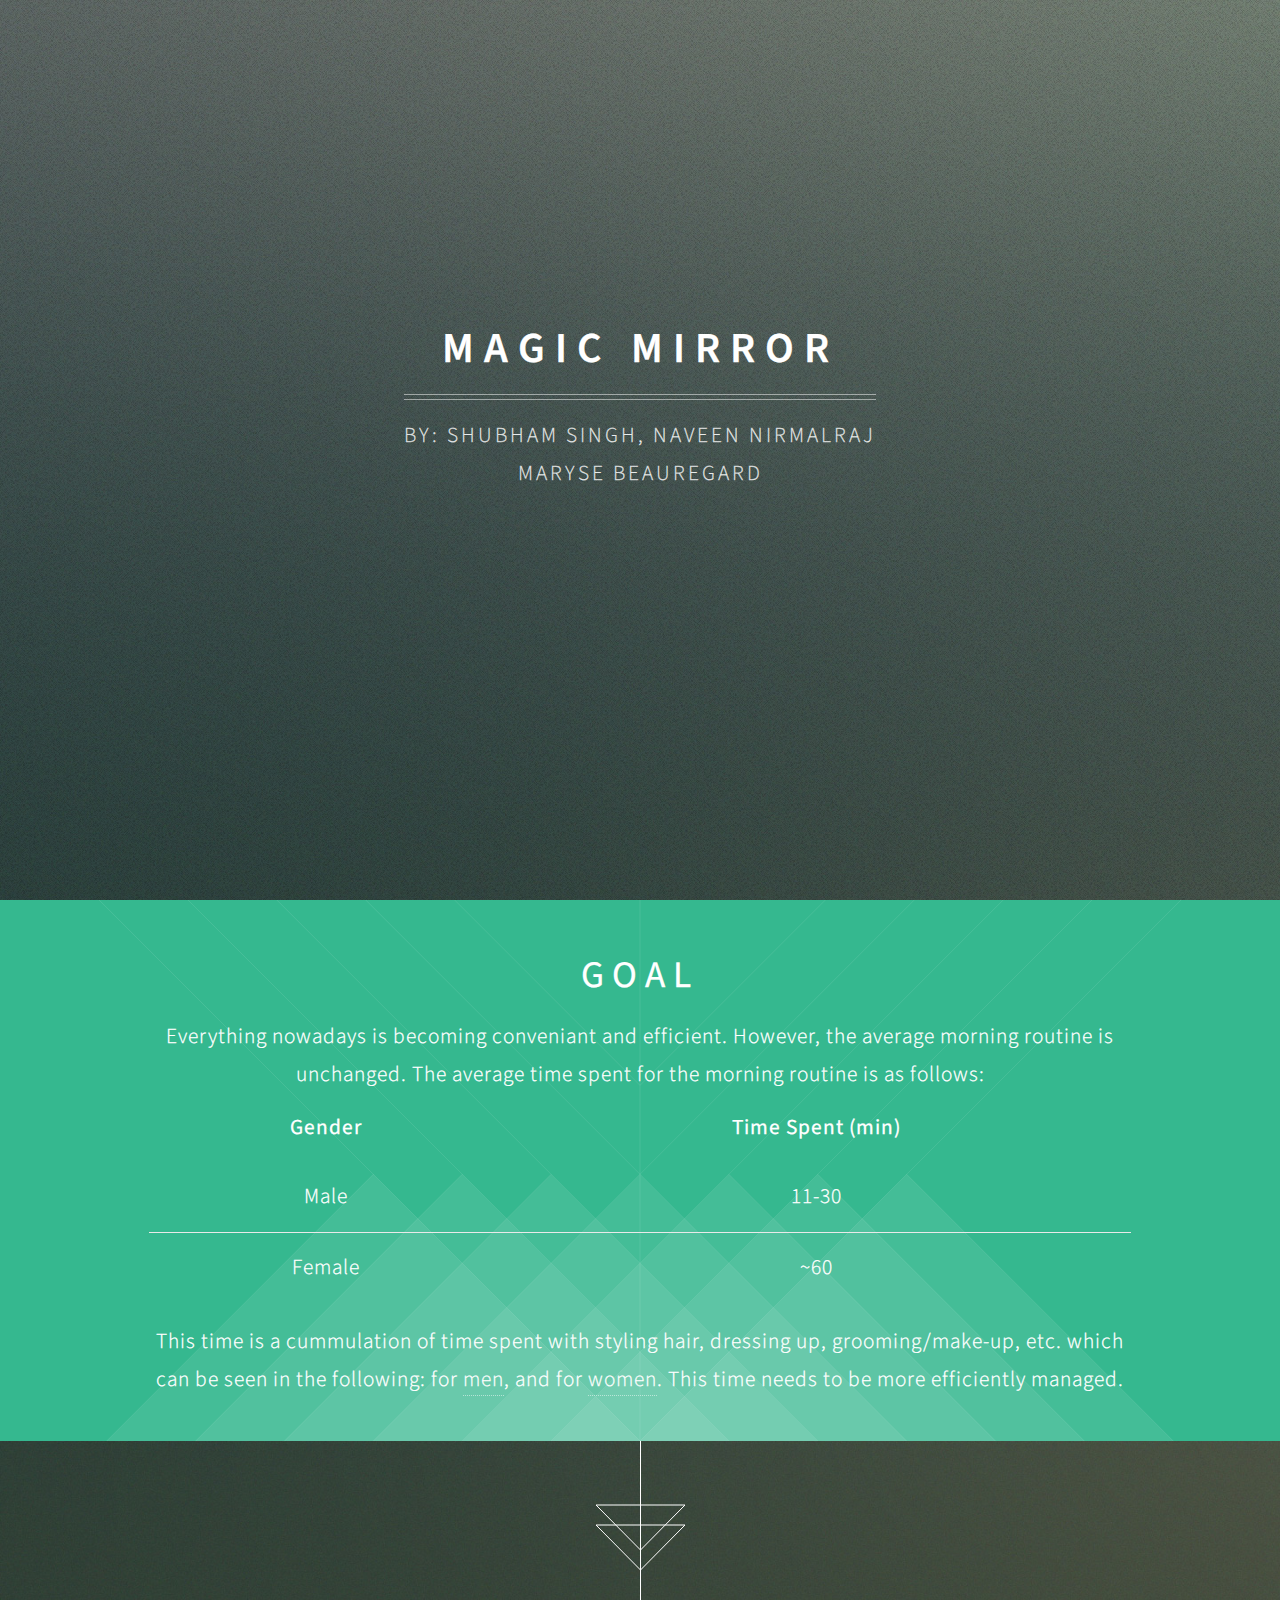
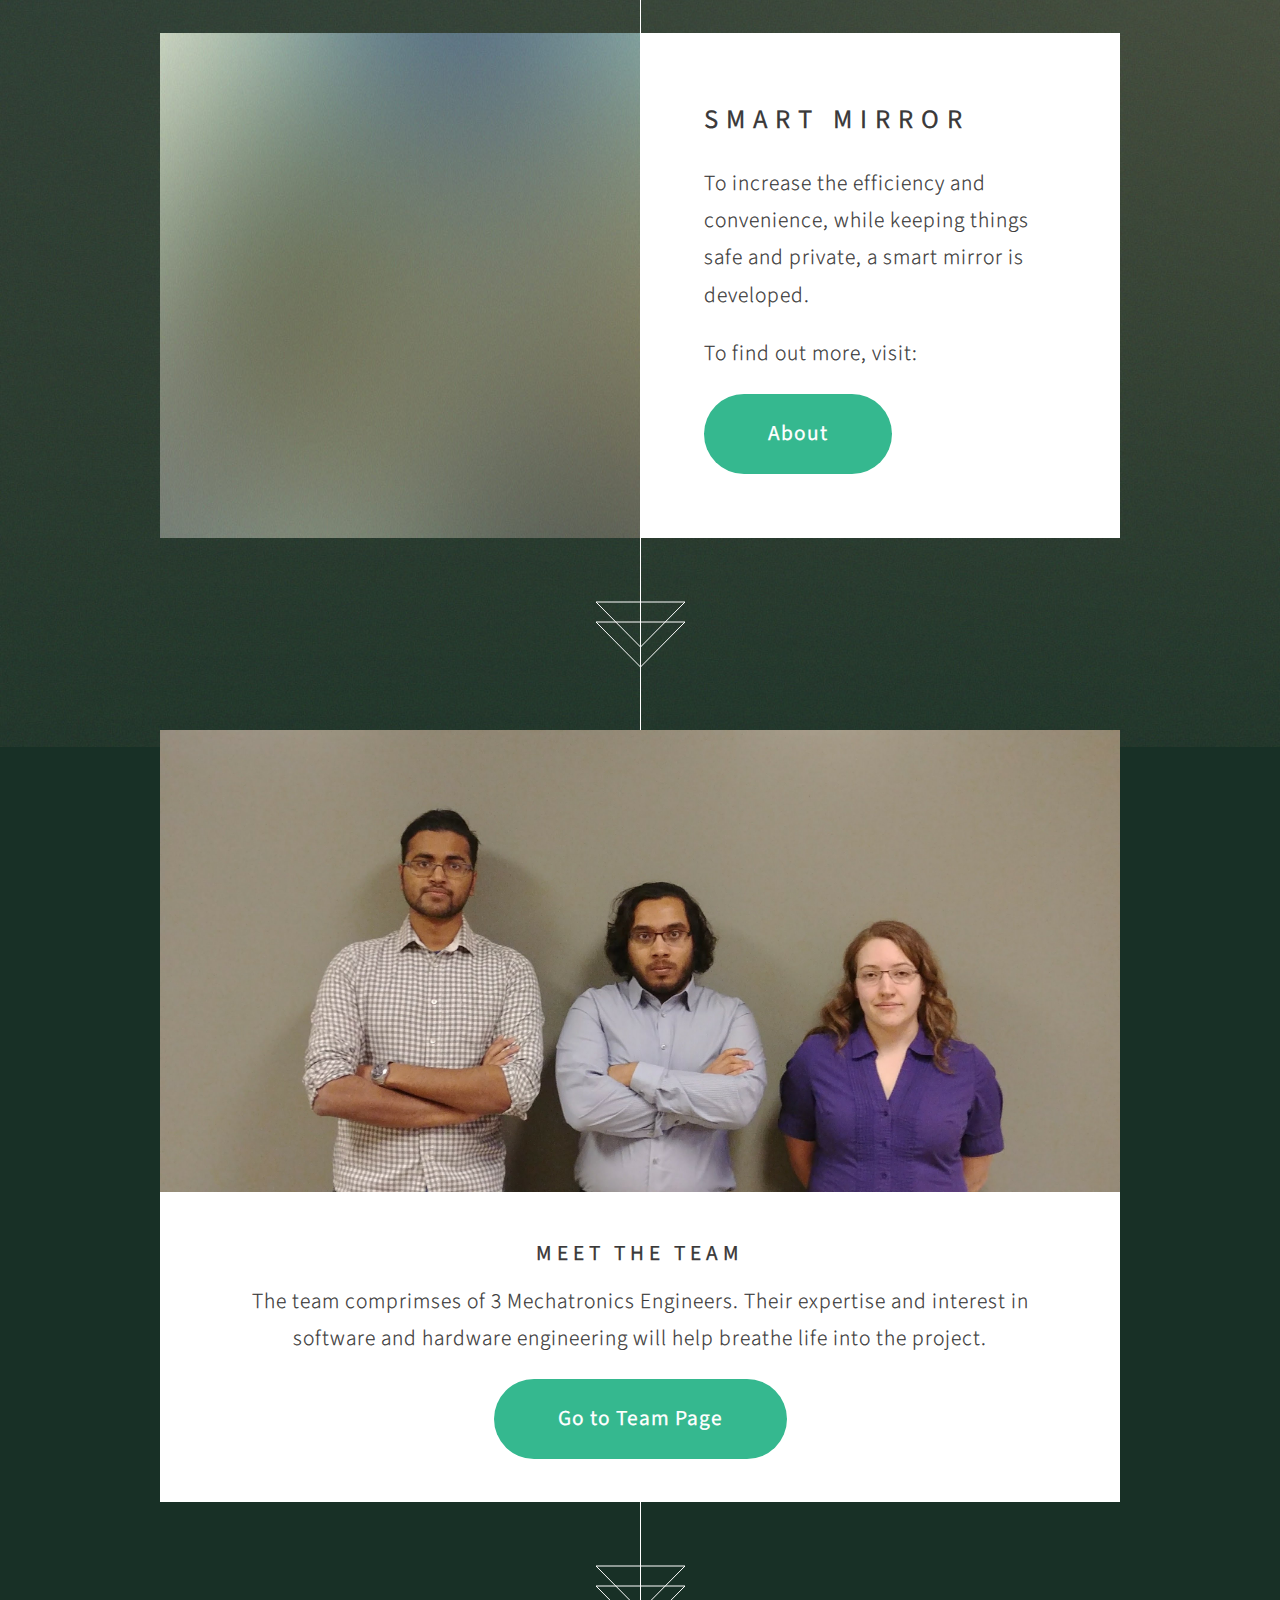
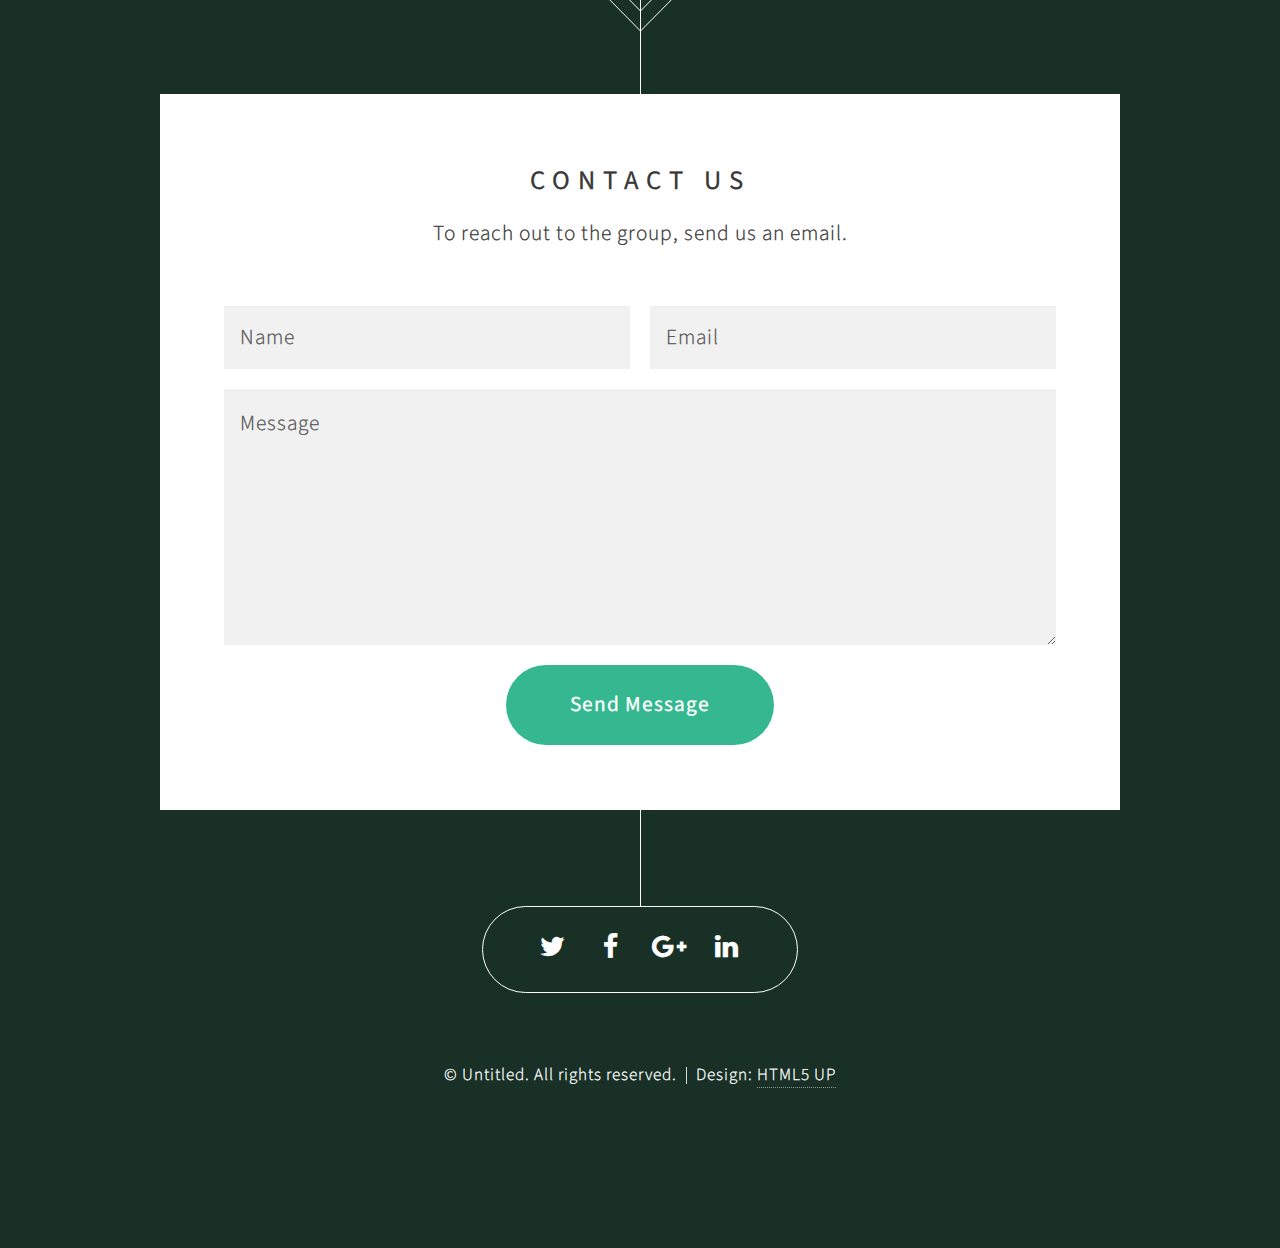
<file: index.html>
<!DOCTYPE HTML>
<!--
	Overflow by HTML5 UP
	html5up.net | @ajlkn
	Free for personal and commercial use under the CCA 3.0 license (html5up.net/license)
-->
<html>
	<head>
		<title>Magic Mirror</title>
		<meta charset="utf-8" />
		<meta name="viewport" content="width=device-width, initial-scale=1" />
		<!--[if lte IE 8]><script src="assets/js/ie/html5shiv.js"></script><![endif]-->
		<link rel="stylesheet" href="assets/css/main.css" />
		<!--[if lte IE 8]><link rel="stylesheet" href="assets/css/ie8.css" /><![endif]-->
	</head>
	<body>

		<!--ADD NAV BAR UP TOP-->

		<!-- Header -->
			<section id="header">
				<header>
					<h1>Magic Mirror</h1>
					<p>By: Shubham Singh, Naveen Nirmalraj </br>Maryse Beauregard
					</p>
				</header>
				<!--<footesr>
					<a href="#banner" class="button style2 scrolly-middle">Proceed as anticipated</a>
				</footer>-->
			</section>

		<!-- Banner -->
			<section id="banner">
				<header>
					<h2>Goal</h2>
				</header>
				<p>Everything nowadays is becoming conveniant and efficient. However, the average morning routine is unchanged. The average time spent for the morning routine is as follows:</p>
				<div class="table-wrapper">
					<table class="default">
						<thead>
							<tr>
								<th>Gender</th>
								<th>Time Spent (min)</th>
							</tr>
						</thead>
						<tbody>
							<tr>
								<td>Male</td>
								<td>11-30</td>
							</tr>
							<tr>
								<td>Female</td>
								<td>~60</td>
						</tbody>
					</table>
				</div>
				<p>This time is a cummulation of time spent with styling hair, dressing up, grooming/make-up, etc. which can be seen in the following: for <a href="https://today.yougov.com/news/2012/07/10/morning-routine-30-spend-over-week-getting-ready-e/">men</a>, and for <a href="https://www.womenshealthmag.com/beauty/womens-beauty-routine">women</a>. This time needs to be more efficiently managed.</p>
			</section>

		<!-- Feature 1 -->
			<article id="first" class="container box style1 right">
				<a class="image fit"><img src="images/pic01.jpg" alt="" /></a>
				<div class="inner">
					<header>
						<h2>Smart Mirror</h2>
					</header>
					<p>To increase the efficiency and convenience, while keeping things safe and private, a smart mirror is developed. </p>
					<p>To find out more, visit: </p>
					<footer>
						<a href="about.html" class="button style1 scrolly-middle">About</a>
					</footer>
				</div>
			</article>

			<article class="container box style2">
				<a href="#" class="image fit"><img src="images/Team.jpg" alt="" /></a>
				<section>
					<header>
						<h3>Meet the Team</h3>	
						<p>The team comprimses of 3 Mechatronics Engineers. Their expertise and interest in software and hardware engineering will help breathe life into the project.</p>
						<footer>
							<a href="team.html" class="button style1 scrolly-middle">Go to Team Page</a>
						</footer>
					</header>
				</section>
			</article>

		<!-- Contact -->
			<article class="container box style3" id="contactUs">
				<header>
					<h2>Contact Us</h2>
					<p>To reach out to the group, send us an email.</p>
				</header>
				<form method="post" action="#">
					<div class="row 50%">
						<div class="6u 12u$(mobile)"><input type="text" class="text" name="name" placeholder="Name" /></div>
						<div class="6u$ 12u$(mobile)"><input type="text" class="text" name="email" placeholder="Email" /></div>
						<div class="12u$">
							<textarea name="message" placeholder="Message"></textarea>
						</div>
						<div class="12u$">
							<ul class="actions">
								<li><input type="submit" value="Send Message" /></li>
							</ul>
						</div>
					</div>
				</form>
			</article>

		<section id="footer">
			<ul class="icons">
				<li><a href="#" class="icon fa-twitter"><span class="label">Twitter</span></a></li>
				<li><a href="#" class="icon fa-facebook"><span class="label">Facebook</span></a></li>
				<li><a href="#" class="icon fa-google-plus"><span class="label">Google+</span></a></li>
				<li><a href="#" class="icon fa-linkedin"><span class="label">LinkedIn</span></a></li>
			</ul>
			<div class="copyright">
				<ul class="menu">
					<li>&copy; Untitled. All rights reserved.</li><li>Design: <a href="http://html5up.net">HTML5 UP</a></li>
				</ul>
			</div>
		</section>

		<!-- Scripts -->
			<script src="assets/js/jquery.min.js"></script>
			<script src="assets/js/jquery.scrolly.min.js"></script>
			<script src="assets/js/jquery.poptrox.min.js"></script>
			<script src="assets/js/skel.min.js"></script>
			<script src="assets/js/util.js"></script>
			<!--[if lte IE 8]><script src="assets/js/ie/respond.min.js"></script><![endif]-->
			<script src="assets/js/main.js"></script>

	</body>
</html>
</file>
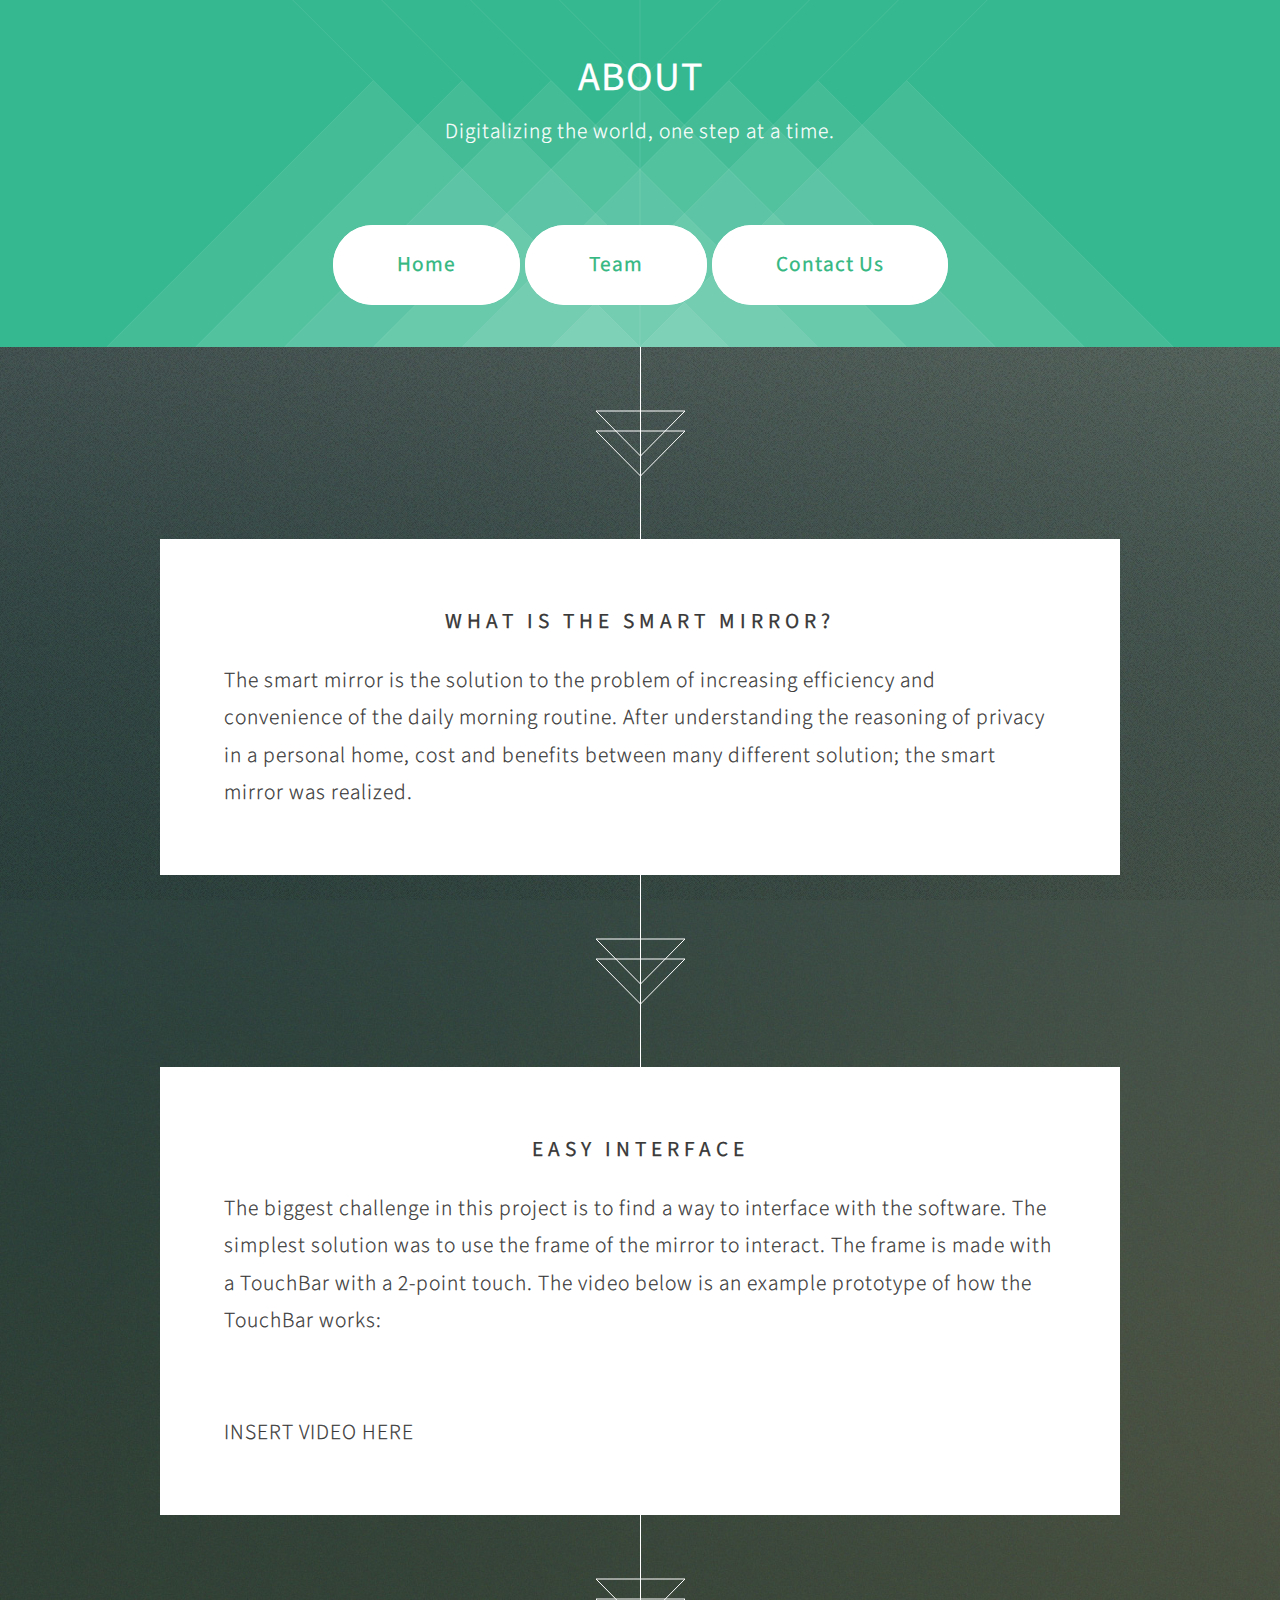
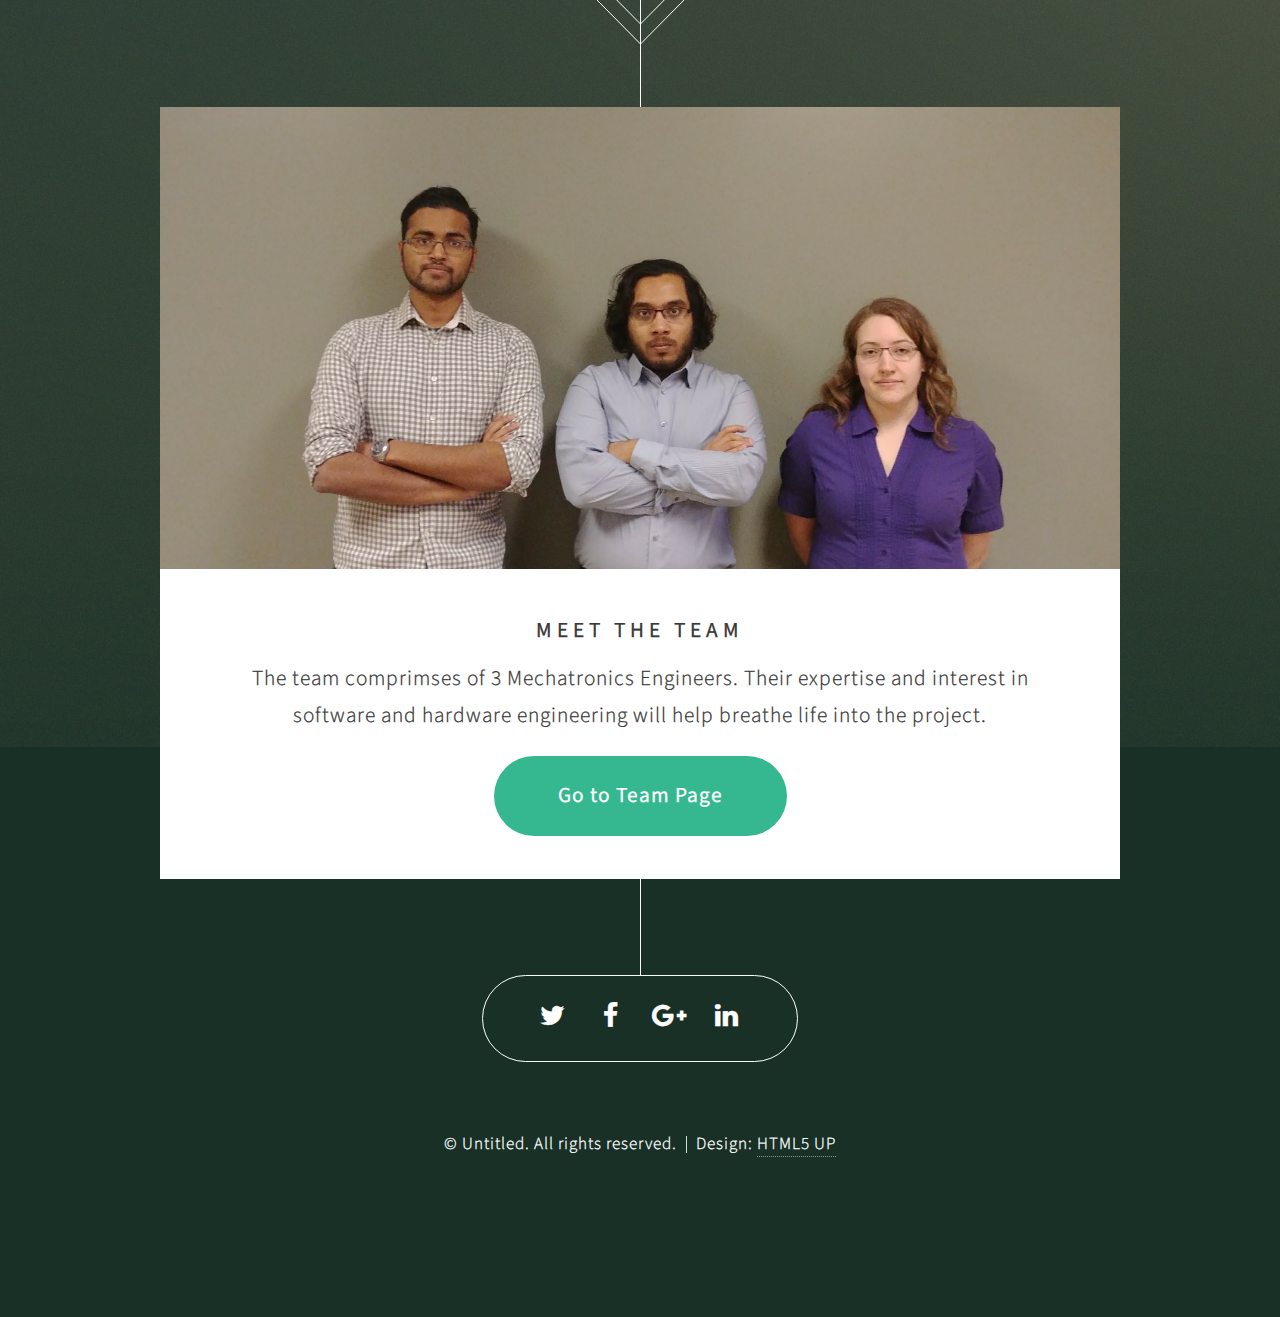
<file: about.html>
<!DOCTYPE HTML>
<!--
	Overflow by HTML5 UP
	html5up.net | @ajlkn
	Free for personal and commercial use under the CCA 3.0 license (html5up.net/license)
-->
<html>
	<head>
		<title>About</title>
		<meta charset="utf-8" />
		<meta name="viewport" content="width=device-width, initial-scale=1" />
		<!--[if lte IE 8]><script src="assets/js/ie/html5shiv.js"></script><![endif]-->
		<link rel="stylesheet" href="assets/css/main.css" />
		<!--[if lte IE 8]><link rel="stylesheet" href="assets/css/ie8.css" /><![endif]-->
	</head>
	<body>
		<section id="banner">
			<header>
				<h1>About</h1>
				<p>Digitalizing the world, one step at a time.</p>
			</header>

			<footer>
					<a href="index.html" class="button style2 scrolly-middle">Home</a>
					<a href="team.html" class="button style2 scrolly-middle">Team</a>
					<a href="index.html#contactUs" class="button style2 scrolly-middle">Contact Us</a>
				</footer>
		</section>
		<article class="container box style3">
			<section>
				<header>
					<h3>What is the Smart Mirror?</h3>
				</header>
				<p>The smart mirror is the solution to the problem of increasing efficiency and convenience of the daily morning routine. After understanding the reasoning of privacy in a personal home, cost and benefits between many different solution; the smart mirror was realized.</p>
			</section>
		</article>

		<article class="container box style3">
			<section>
				<header>
					<h3>Easy Interface</h3>
				</header>
				<p>The biggest challenge in this project is to find a way to interface with the software. The simplest solution was to use the frame of the mirror to interact. The frame is made with a TouchBar with a 2-point touch. The video below is an example prototype of how the TouchBar works:
				</br>
				</br>
				</br>
				INSERT VIDEO HERE
				</br>
				</p>
			</section>
		</article>

		<article class="container box style2">
			<a href="#" class="image fit"><img src="images/Team.jpg" alt="" /></a>
			<section>
				<header>
					<h3>Meet the Team</h3>	
					<p>The team comprimses of 3 Mechatronics Engineers. Their expertise and interest in software and hardware engineering will help breathe life into the project.</p>
					<footer>
						<a href="team.html" class="button style1 scrolly-middle">Go to Team Page</a>
					</footer>
				</header>
			</section>
		</article>

		<section id="footer">
			<ul class="icons">
				<li><a href="#" class="icon fa-twitter"><span class="label">Twitter</span></a></li>
				<li><a href="#" class="icon fa-facebook"><span class="label">Facebook</span></a></li>
				<li><a href="#" class="icon fa-google-plus"><span class="label">Google+</span></a></li>
				<li><a href="#" class="icon fa-linkedin"><span class="label">LinkedIn</span></a></li>
			</ul>
			<div class="copyright">
				<ul class="menu">
					<li>&copy; Untitled. All rights reserved.</li><li>Design: <a href="http://html5up.net">HTML5 UP</a></li>
				</ul>
			</div>
		</section>

		<!-- Scripts -->
			<script src="assets/js/jquery.min.js"></script>
			<script src="assets/js/jquery.scrolly.min.js"></script>
			<script src="assets/js/jquery.poptrox.min.js"></script>
			<script src="assets/js/skel.min.js"></script>
			<script src="assets/js/util.js"></script>
			<!--[if lte IE 8]><script src="assets/js/ie/respond.min.js"></script><![endif]-->
			<script src="assets/js/main.js"></script>

	</body>
</html>
</file>
<file: assets/css/ie8.css>
/*
	Overflow by HTML5 UP
	html5up.net | @ajlkn
	Free for personal and commercial use under the CCA 3.0 license (html5up.net/license)
*/

/* Basic */

	body {
		background-image: url("../../images/bg.jpg");
		background-repeat: no-repeat;
		background-size: cover;
		background-position: auto;
		background-attachment: scroll;
		-ms-behavior: url("assets/js/ie/backgroundsize.min.htc");
	}

/* Section/Article */

	section > .last-child,
	article > .last-child,
	section.last-child,
	article.last-child {
		margin-bottom: 0;
	}

/* Button */

	input[type="button"],
	input[type="submit"],
	input[type="reset"],
	button,
	.button {
		position: relative;
		-ms-behavior: url("assets/js/ie/PIE.htc");
	}

		input[type="button"].style2:hover,
		input[type="submit"].style2:hover,
		input[type="reset"].style2:hover,
		button.style2:hover,
		.button.style2:hover {
			color: #35b88f !important;
		}

		input[type="button"].style3,
		input[type="submit"].style3,
		input[type="reset"].style3,
		button.style3,
		.button.style3 {
			background: #fefefe;
			border: solid 1px #dad9d9;
		}

/* Footer */

	#footer .icons {
		position: relative;
		-ms-behavior: url("assets/js/ie/PIE.htc");
	}

/* Header */

	#header header p {
		border-top: solid 1px #888;
	}
</file>
<file: assets/css/main.css>
@import url("https://fonts.googleapis.com/css?family=Source+Sans+Pro:300,300italic,400,600");
@import url("font-awesome.min.css");

/*
	Overflow by HTML5 UP
	html5up.net | @ajlkn
	Free for personal and commercial use under the CCA 3.0 license (html5up.net/license)
*/

/* Reset */

	html, body, div, span, applet, object, iframe, h1, h2, h3, h4, h5, h6, p, blockquote, pre, a, abbr, acronym, address, big, cite, code, del, dfn, em, img, ins, kbd, q, s, samp, small, strike, strong, sub, sup, tt, var, b, u, i, center, dl, dt, dd, ol, ul, li, fieldset, form, label, legend, table, caption, tbody, tfoot, thead, tr, th, td, article, aside, canvas, details, embed, figure, figcaption, footer, header, hgroup, menu, nav, output, ruby, section, summary, time, mark, audio, video {
		margin: 0;
		padding: 0;
		border: 0;
		font-size: 100%;
		font: inherit;
		vertical-align: baseline;
	}

	article, aside, details, figcaption, figure, footer, header, hgroup, menu, nav, section {
		display: block;
	}

	body {
		line-height: 1;
	}

	ol, ul {
		list-style: none;
	}

	blockquote, q {
		quotes: none;
	}

	blockquote:before, blockquote:after, q:before, q:after {
		content: '';
		content: none;
	}

	table {
		border-collapse: collapse;
		border-spacing: 0;
	}

	body {
		-webkit-text-size-adjust: none;
	}

/* Box Model */

	*, *:before, *:after {
		-moz-box-sizing: border-box;
		-webkit-box-sizing: border-box;
		box-sizing: border-box;
	}

/* Containers */

	.container {
		margin-left: auto;
		margin-right: auto;
	}

	.container.\31 25\25 {
		width: 100%;
		max-width: 1425px;
		min-width: 1140px;
	}

	.container.\37 5\25 {
		width: 855px;
	}

	.container.\35 0\25 {
		width: 570px;
	}

	.container.\32 5\25 {
		width: 285px;
	}

	.container {
		width: 1140px;
	}

	@media screen and (max-width: 1680px) {

		.container.\31 25\25 {
			width: 100%;
			max-width: 1200px;
			min-width: 960px;
		}

		.container.\37 5\25 {
			width: 720px;
		}

		.container.\35 0\25 {
			width: 480px;
		}

		.container.\32 5\25 {
			width: 240px;
		}

		.container {
			width: 960px;
		}

	}

	@media screen and (max-width: 1080px) {

		.container.\31 25\25 {
			width: 100%;
			max-width: 118.75%;
			min-width: 95%;
		}

		.container.\37 5\25 {
			width: 71.25%;
		}

		.container.\35 0\25 {
			width: 47.5%;
		}

		.container.\32 5\25 {
			width: 23.75%;
		}

		.container {
			width: 95%;
		}

	}

	@media screen and (max-width: 840px) {

		.container.\31 25\25 {
			width: 100%;
			max-width: 118.75%;
			min-width: 95%;
		}

		.container.\37 5\25 {
			width: 71.25%;
		}

		.container.\35 0\25 {
			width: 47.5%;
		}

		.container.\32 5\25 {
			width: 23.75%;
		}

		.container {
			width: 95%;
		}

	}

	@media screen and (max-width: 736px) {

		.container.\31 25\25 {
			width: 100%;
			max-width: 118.75%;
			min-width: 95%;
		}

		.container.\37 5\25 {
			width: 71.25%;
		}

		.container.\35 0\25 {
			width: 47.5%;
		}

		.container.\32 5\25 {
			width: 23.75%;
		}

		.container {
			width: 95% !important;
		}

	}

/* Grid */

	.row {
		border-bottom: solid 1px transparent;
		-moz-box-sizing: border-box;
		-webkit-box-sizing: border-box;
		box-sizing: border-box;
	}

	.row > * {
		float: left;
		-moz-box-sizing: border-box;
		-webkit-box-sizing: border-box;
		box-sizing: border-box;
	}

	.row:after, .row:before {
		content: '';
		display: block;
		clear: both;
		height: 0;
	}

	.row.uniform > * > :first-child {
		margin-top: 0;
	}

	.row.uniform > * > :last-child {
		margin-bottom: 0;
	}

	.row.\30 \25 > * {
		padding: 0px 0 0 0px;
	}

	.row.\30 \25 {
		margin: 0px 0 -1px 0px;
	}

	.row.uniform.\30 \25 > * {
		padding: 0px 0 0 0px;
	}

	.row.uniform.\30 \25 {
		margin: 0px 0 -1px 0px;
	}

	.row > * {
		padding: 40px 0 0 40px;
	}

	.row {
		margin: -40px 0 -1px -40px;
	}

	.row.uniform > * {
		padding: 40px 0 0 40px;
	}

	.row.uniform {
		margin: -40px 0 -1px -40px;
	}

	.row.\32 00\25 > * {
		padding: 80px 0 0 80px;
	}

	.row.\32 00\25 {
		margin: -80px 0 -1px -80px;
	}

	.row.uniform.\32 00\25 > * {
		padding: 80px 0 0 80px;
	}

	.row.uniform.\32 00\25 {
		margin: -80px 0 -1px -80px;
	}

	.row.\31 50\25 > * {
		padding: 60px 0 0 60px;
	}

	.row.\31 50\25 {
		margin: -60px 0 -1px -60px;
	}

	.row.uniform.\31 50\25 > * {
		padding: 60px 0 0 60px;
	}

	.row.uniform.\31 50\25 {
		margin: -60px 0 -1px -60px;
	}

	.row.\35 0\25 > * {
		padding: 20px 0 0 20px;
	}

	.row.\35 0\25 {
		margin: -20px 0 -1px -20px;
	}

	.row.uniform.\35 0\25 > * {
		padding: 20px 0 0 20px;
	}

	.row.uniform.\35 0\25 {
		margin: -20px 0 -1px -20px;
	}

	.row.\32 5\25 > * {
		padding: 10px 0 0 10px;
	}

	.row.\32 5\25 {
		margin: -10px 0 -1px -10px;
	}

	.row.uniform.\32 5\25 > * {
		padding: 10px 0 0 10px;
	}

	.row.uniform.\32 5\25 {
		margin: -10px 0 -1px -10px;
	}

	.\31 2u, .\31 2u\24 {
		width: 100%;
		clear: none;
		margin-left: 0;
	}

	.\31 1u, .\31 1u\24 {
		width: 91.6666666667%;
		clear: none;
		margin-left: 0;
	}

	.\31 0u, .\31 0u\24 {
		width: 83.3333333333%;
		clear: none;
		margin-left: 0;
	}

	.\39 u, .\39 u\24 {
		width: 75%;
		clear: none;
		margin-left: 0;
	}

	.\38 u, .\38 u\24 {
		width: 66.6666666667%;
		clear: none;
		margin-left: 0;
	}

	.\37 u, .\37 u\24 {
		width: 58.3333333333%;
		clear: none;
		margin-left: 0;
	}

	.\36 u, .\36 u\24 {
		width: 50%;
		clear: none;
		margin-left: 0;
	}

	.\35 u, .\35 u\24 {
		width: 41.6666666667%;
		clear: none;
		margin-left: 0;
	}

	.\34 u, .\34 u\24 {
		width: 33.3333333333%;
		clear: none;
		margin-left: 0;
	}

	.\33 u, .\33 u\24 {
		width: 25%;
		clear: none;
		margin-left: 0;
	}

	.\32 u, .\32 u\24 {
		width: 16.6666666667%;
		clear: none;
		margin-left: 0;
	}

	.\31 u, .\31 u\24 {
		width: 8.3333333333%;
		clear: none;
		margin-left: 0;
	}

	.\31 2u\24 + *,
	.\31 1u\24 + *,
	.\31 0u\24 + *,
	.\39 u\24 + *,
	.\38 u\24 + *,
	.\37 u\24 + *,
	.\36 u\24 + *,
	.\35 u\24 + *,
	.\34 u\24 + *,
	.\33 u\24 + *,
	.\32 u\24 + *,
	.\31 u\24 + * {
		clear: left;
	}

	.\-11u {
		margin-left: 91.66667%;
	}

	.\-10u {
		margin-left: 83.33333%;
	}

	.\-9u {
		margin-left: 75%;
	}

	.\-8u {
		margin-left: 66.66667%;
	}

	.\-7u {
		margin-left: 58.33333%;
	}

	.\-6u {
		margin-left: 50%;
	}

	.\-5u {
		margin-left: 41.66667%;
	}

	.\-4u {
		margin-left: 33.33333%;
	}

	.\-3u {
		margin-left: 25%;
	}

	.\-2u {
		margin-left: 16.66667%;
	}

	.\-1u {
		margin-left: 8.33333%;
	}

	@media screen and (max-width: 1680px) {

		.row > * {
			padding: 40px 0 0 40px;
		}

		.row {
			margin: -40px 0 -1px -40px;
		}

		.row.uniform > * {
			padding: 40px 0 0 40px;
		}

		.row.uniform {
			margin: -40px 0 -1px -40px;
		}

		.row.\32 00\25 > * {
			padding: 80px 0 0 80px;
		}

		.row.\32 00\25 {
			margin: -80px 0 -1px -80px;
		}

		.row.uniform.\32 00\25 > * {
			padding: 80px 0 0 80px;
		}

		.row.uniform.\32 00\25 {
			margin: -80px 0 -1px -80px;
		}

		.row.\31 50\25 > * {
			padding: 60px 0 0 60px;
		}

		.row.\31 50\25 {
			margin: -60px 0 -1px -60px;
		}

		.row.uniform.\31 50\25 > * {
			padding: 60px 0 0 60px;
		}

		.row.uniform.\31 50\25 {
			margin: -60px 0 -1px -60px;
		}

		.row.\35 0\25 > * {
			padding: 20px 0 0 20px;
		}

		.row.\35 0\25 {
			margin: -20px 0 -1px -20px;
		}

		.row.uniform.\35 0\25 > * {
			padding: 20px 0 0 20px;
		}

		.row.uniform.\35 0\25 {
			margin: -20px 0 -1px -20px;
		}

		.row.\32 5\25 > * {
			padding: 10px 0 0 10px;
		}

		.row.\32 5\25 {
			margin: -10px 0 -1px -10px;
		}

		.row.uniform.\32 5\25 > * {
			padding: 10px 0 0 10px;
		}

		.row.uniform.\32 5\25 {
			margin: -10px 0 -1px -10px;
		}

		.\31 2u\28wide\29, .\31 2u\24\28wide\29 {
			width: 100%;
			clear: none;
			margin-left: 0;
		}

		.\31 1u\28wide\29, .\31 1u\24\28wide\29 {
			width: 91.6666666667%;
			clear: none;
			margin-left: 0;
		}

		.\31 0u\28wide\29, .\31 0u\24\28wide\29 {
			width: 83.3333333333%;
			clear: none;
			margin-left: 0;
		}

		.\39 u\28wide\29, .\39 u\24\28wide\29 {
			width: 75%;
			clear: none;
			margin-left: 0;
		}

		.\38 u\28wide\29, .\38 u\24\28wide\29 {
			width: 66.6666666667%;
			clear: none;
			margin-left: 0;
		}

		.\37 u\28wide\29, .\37 u\24\28wide\29 {
			width: 58.3333333333%;
			clear: none;
			margin-left: 0;
		}

		.\36 u\28wide\29, .\36 u\24\28wide\29 {
			width: 50%;
			clear: none;
			margin-left: 0;
		}

		.\35 u\28wide\29, .\35 u\24\28wide\29 {
			width: 41.6666666667%;
			clear: none;
			margin-left: 0;
		}

		.\34 u\28wide\29, .\34 u\24\28wide\29 {
			width: 33.3333333333%;
			clear: none;
			margin-left: 0;
		}

		.\33 u\28wide\29, .\33 u\24\28wide\29 {
			width: 25%;
			clear: none;
			margin-left: 0;
		}

		.\32 u\28wide\29, .\32 u\24\28wide\29 {
			width: 16.6666666667%;
			clear: none;
			margin-left: 0;
		}

		.\31 u\28wide\29, .\31 u\24\28wide\29 {
			width: 8.3333333333%;
			clear: none;
			margin-left: 0;
		}

		.\31 2u\24\28wide\29 + *,
		.\31 1u\24\28wide\29 + *,
		.\31 0u\24\28wide\29 + *,
		.\39 u\24\28wide\29 + *,
		.\38 u\24\28wide\29 + *,
		.\37 u\24\28wide\29 + *,
		.\36 u\24\28wide\29 + *,
		.\35 u\24\28wide\29 + *,
		.\34 u\24\28wide\29 + *,
		.\33 u\24\28wide\29 + *,
		.\32 u\24\28wide\29 + *,
		.\31 u\24\28wide\29 + * {
			clear: left;
		}

		.\-11u\28wide\29 {
			margin-left: 91.66667%;
		}

		.\-10u\28wide\29 {
			margin-left: 83.33333%;
		}

		.\-9u\28wide\29 {
			margin-left: 75%;
		}

		.\-8u\28wide\29 {
			margin-left: 66.66667%;
		}

		.\-7u\28wide\29 {
			margin-left: 58.33333%;
		}

		.\-6u\28wide\29 {
			margin-left: 50%;
		}

		.\-5u\28wide\29 {
			margin-left: 41.66667%;
		}

		.\-4u\28wide\29 {
			margin-left: 33.33333%;
		}

		.\-3u\28wide\29 {
			margin-left: 25%;
		}

		.\-2u\28wide\29 {
			margin-left: 16.66667%;
		}

		.\-1u\28wide\29 {
			margin-left: 8.33333%;
		}

	}

	@media screen and (max-width: 1080px) {

		.row > * {
			padding: 40px 0 0 40px;
		}

		.row {
			margin: -40px 0 -1px -40px;
		}

		.row.uniform > * {
			padding: 40px 0 0 40px;
		}

		.row.uniform {
			margin: -40px 0 -1px -40px;
		}

		.row.\32 00\25 > * {
			padding: 80px 0 0 80px;
		}

		.row.\32 00\25 {
			margin: -80px 0 -1px -80px;
		}

		.row.uniform.\32 00\25 > * {
			padding: 80px 0 0 80px;
		}

		.row.uniform.\32 00\25 {
			margin: -80px 0 -1px -80px;
		}

		.row.\31 50\25 > * {
			padding: 60px 0 0 60px;
		}

		.row.\31 50\25 {
			margin: -60px 0 -1px -60px;
		}

		.row.uniform.\31 50\25 > * {
			padding: 60px 0 0 60px;
		}

		.row.uniform.\31 50\25 {
			margin: -60px 0 -1px -60px;
		}

		.row.\35 0\25 > * {
			padding: 20px 0 0 20px;
		}

		.row.\35 0\25 {
			margin: -20px 0 -1px -20px;
		}

		.row.uniform.\35 0\25 > * {
			padding: 20px 0 0 20px;
		}

		.row.uniform.\35 0\25 {
			margin: -20px 0 -1px -20px;
		}

		.row.\32 5\25 > * {
			padding: 10px 0 0 10px;
		}

		.row.\32 5\25 {
			margin: -10px 0 -1px -10px;
		}

		.row.uniform.\32 5\25 > * {
			padding: 10px 0 0 10px;
		}

		.row.uniform.\32 5\25 {
			margin: -10px 0 -1px -10px;
		}

		.\31 2u\28normal\29, .\31 2u\24\28normal\29 {
			width: 100%;
			clear: none;
			margin-left: 0;
		}

		.\31 1u\28normal\29, .\31 1u\24\28normal\29 {
			width: 91.6666666667%;
			clear: none;
			margin-left: 0;
		}

		.\31 0u\28normal\29, .\31 0u\24\28normal\29 {
			width: 83.3333333333%;
			clear: none;
			margin-left: 0;
		}

		.\39 u\28normal\29, .\39 u\24\28normal\29 {
			width: 75%;
			clear: none;
			margin-left: 0;
		}

		.\38 u\28normal\29, .\38 u\24\28normal\29 {
			width: 66.6666666667%;
			clear: none;
			margin-left: 0;
		}

		.\37 u\28normal\29, .\37 u\24\28normal\29 {
			width: 58.3333333333%;
			clear: none;
			margin-left: 0;
		}

		.\36 u\28normal\29, .\36 u\24\28normal\29 {
			width: 50%;
			clear: none;
			margin-left: 0;
		}

		.\35 u\28normal\29, .\35 u\24\28normal\29 {
			width: 41.6666666667%;
			clear: none;
			margin-left: 0;
		}

		.\34 u\28normal\29, .\34 u\24\28normal\29 {
			width: 33.3333333333%;
			clear: none;
			margin-left: 0;
		}

		.\33 u\28normal\29, .\33 u\24\28normal\29 {
			width: 25%;
			clear: none;
			margin-left: 0;
		}

		.\32 u\28normal\29, .\32 u\24\28normal\29 {
			width: 16.6666666667%;
			clear: none;
			margin-left: 0;
		}

		.\31 u\28normal\29, .\31 u\24\28normal\29 {
			width: 8.3333333333%;
			clear: none;
			margin-left: 0;
		}

		.\31 2u\24\28normal\29 + *,
		.\31 1u\24\28normal\29 + *,
		.\31 0u\24\28normal\29 + *,
		.\39 u\24\28normal\29 + *,
		.\38 u\24\28normal\29 + *,
		.\37 u\24\28normal\29 + *,
		.\36 u\24\28normal\29 + *,
		.\35 u\24\28normal\29 + *,
		.\34 u\24\28normal\29 + *,
		.\33 u\24\28normal\29 + *,
		.\32 u\24\28normal\29 + *,
		.\31 u\24\28normal\29 + * {
			clear: left;
		}

		.\-11u\28normal\29 {
			margin-left: 91.66667%;
		}

		.\-10u\28normal\29 {
			margin-left: 83.33333%;
		}

		.\-9u\28normal\29 {
			margin-left: 75%;
		}

		.\-8u\28normal\29 {
			margin-left: 66.66667%;
		}

		.\-7u\28normal\29 {
			margin-left: 58.33333%;
		}

		.\-6u\28normal\29 {
			margin-left: 50%;
		}

		.\-5u\28normal\29 {
			margin-left: 41.66667%;
		}

		.\-4u\28normal\29 {
			margin-left: 33.33333%;
		}

		.\-3u\28normal\29 {
			margin-left: 25%;
		}

		.\-2u\28normal\29 {
			margin-left: 16.66667%;
		}

		.\-1u\28normal\29 {
			margin-left: 8.33333%;
		}

	}

	@media screen and (max-width: 840px) {

		.row > * {
			padding: 30px 0 0 30px;
		}

		.row {
			margin: -30px 0 -1px -30px;
		}

		.row.uniform > * {
			padding: 30px 0 0 30px;
		}

		.row.uniform {
			margin: -30px 0 -1px -30px;
		}

		.row.\32 00\25 > * {
			padding: 60px 0 0 60px;
		}

		.row.\32 00\25 {
			margin: -60px 0 -1px -60px;
		}

		.row.uniform.\32 00\25 > * {
			padding: 60px 0 0 60px;
		}

		.row.uniform.\32 00\25 {
			margin: -60px 0 -1px -60px;
		}

		.row.\31 50\25 > * {
			padding: 45px 0 0 45px;
		}

		.row.\31 50\25 {
			margin: -45px 0 -1px -45px;
		}

		.row.uniform.\31 50\25 > * {
			padding: 45px 0 0 45px;
		}

		.row.uniform.\31 50\25 {
			margin: -45px 0 -1px -45px;
		}

		.row.\35 0\25 > * {
			padding: 15px 0 0 15px;
		}

		.row.\35 0\25 {
			margin: -15px 0 -1px -15px;
		}

		.row.uniform.\35 0\25 > * {
			padding: 15px 0 0 15px;
		}

		.row.uniform.\35 0\25 {
			margin: -15px 0 -1px -15px;
		}

		.row.\32 5\25 > * {
			padding: 7.5px 0 0 7.5px;
		}

		.row.\32 5\25 {
			margin: -7.5px 0 -1px -7.5px;
		}

		.row.uniform.\32 5\25 > * {
			padding: 7.5px 0 0 7.5px;
		}

		.row.uniform.\32 5\25 {
			margin: -7.5px 0 -1px -7.5px;
		}

		.\31 2u\28narrow\29, .\31 2u\24\28narrow\29 {
			width: 100%;
			clear: none;
			margin-left: 0;
		}

		.\31 1u\28narrow\29, .\31 1u\24\28narrow\29 {
			width: 91.6666666667%;
			clear: none;
			margin-left: 0;
		}

		.\31 0u\28narrow\29, .\31 0u\24\28narrow\29 {
			width: 83.3333333333%;
			clear: none;
			margin-left: 0;
		}

		.\39 u\28narrow\29, .\39 u\24\28narrow\29 {
			width: 75%;
			clear: none;
			margin-left: 0;
		}

		.\38 u\28narrow\29, .\38 u\24\28narrow\29 {
			width: 66.6666666667%;
			clear: none;
			margin-left: 0;
		}

		.\37 u\28narrow\29, .\37 u\24\28narrow\29 {
			width: 58.3333333333%;
			clear: none;
			margin-left: 0;
		}

		.\36 u\28narrow\29, .\36 u\24\28narrow\29 {
			width: 50%;
			clear: none;
			margin-left: 0;
		}

		.\35 u\28narrow\29, .\35 u\24\28narrow\29 {
			width: 41.6666666667%;
			clear: none;
			margin-left: 0;
		}

		.\34 u\28narrow\29, .\34 u\24\28narrow\29 {
			width: 33.3333333333%;
			clear: none;
			margin-left: 0;
		}

		.\33 u\28narrow\29, .\33 u\24\28narrow\29 {
			width: 25%;
			clear: none;
			margin-left: 0;
		}

		.\32 u\28narrow\29, .\32 u\24\28narrow\29 {
			width: 16.6666666667%;
			clear: none;
			margin-left: 0;
		}

		.\31 u\28narrow\29, .\31 u\24\28narrow\29 {
			width: 8.3333333333%;
			clear: none;
			margin-left: 0;
		}

		.\31 2u\24\28narrow\29 + *,
		.\31 1u\24\28narrow\29 + *,
		.\31 0u\24\28narrow\29 + *,
		.\39 u\24\28narrow\29 + *,
		.\38 u\24\28narrow\29 + *,
		.\37 u\24\28narrow\29 + *,
		.\36 u\24\28narrow\29 + *,
		.\35 u\24\28narrow\29 + *,
		.\34 u\24\28narrow\29 + *,
		.\33 u\24\28narrow\29 + *,
		.\32 u\24\28narrow\29 + *,
		.\31 u\24\28narrow\29 + * {
			clear: left;
		}

		.\-11u\28narrow\29 {
			margin-left: 91.66667%;
		}

		.\-10u\28narrow\29 {
			margin-left: 83.33333%;
		}

		.\-9u\28narrow\29 {
			margin-left: 75%;
		}

		.\-8u\28narrow\29 {
			margin-left: 66.66667%;
		}

		.\-7u\28narrow\29 {
			margin-left: 58.33333%;
		}

		.\-6u\28narrow\29 {
			margin-left: 50%;
		}

		.\-5u\28narrow\29 {
			margin-left: 41.66667%;
		}

		.\-4u\28narrow\29 {
			margin-left: 33.33333%;
		}

		.\-3u\28narrow\29 {
			margin-left: 25%;
		}

		.\-2u\28narrow\29 {
			margin-left: 16.66667%;
		}

		.\-1u\28narrow\29 {
			margin-left: 8.33333%;
		}

	}

	@media screen and (max-width: 736px) {

		.row > * {
			padding: 20px 0 0 20px;
		}

		.row {
			margin: -20px 0 -1px -20px;
		}

		.row.uniform > * {
			padding: 20px 0 0 20px;
		}

		.row.uniform {
			margin: -20px 0 -1px -20px;
		}

		.row.\32 00\25 > * {
			padding: 40px 0 0 40px;
		}

		.row.\32 00\25 {
			margin: -40px 0 -1px -40px;
		}

		.row.uniform.\32 00\25 > * {
			padding: 40px 0 0 40px;
		}

		.row.uniform.\32 00\25 {
			margin: -40px 0 -1px -40px;
		}

		.row.\31 50\25 > * {
			padding: 30px 0 0 30px;
		}

		.row.\31 50\25 {
			margin: -30px 0 -1px -30px;
		}

		.row.uniform.\31 50\25 > * {
			padding: 30px 0 0 30px;
		}

		.row.uniform.\31 50\25 {
			margin: -30px 0 -1px -30px;
		}

		.row.\35 0\25 > * {
			padding: 10px 0 0 10px;
		}

		.row.\35 0\25 {
			margin: -10px 0 -1px -10px;
		}

		.row.uniform.\35 0\25 > * {
			padding: 10px 0 0 10px;
		}

		.row.uniform.\35 0\25 {
			margin: -10px 0 -1px -10px;
		}

		.row.\32 5\25 > * {
			padding: 5px 0 0 5px;
		}

		.row.\32 5\25 {
			margin: -5px 0 -1px -5px;
		}

		.row.uniform.\32 5\25 > * {
			padding: 5px 0 0 5px;
		}

		.row.uniform.\32 5\25 {
			margin: -5px 0 -1px -5px;
		}

		.\31 2u\28mobile\29, .\31 2u\24\28mobile\29 {
			width: 100%;
			clear: none;
			margin-left: 0;
		}

		.\31 1u\28mobile\29, .\31 1u\24\28mobile\29 {
			width: 91.6666666667%;
			clear: none;
			margin-left: 0;
		}

		.\31 0u\28mobile\29, .\31 0u\24\28mobile\29 {
			width: 83.3333333333%;
			clear: none;
			margin-left: 0;
		}

		.\39 u\28mobile\29, .\39 u\24\28mobile\29 {
			width: 75%;
			clear: none;
			margin-left: 0;
		}

		.\38 u\28mobile\29, .\38 u\24\28mobile\29 {
			width: 66.6666666667%;
			clear: none;
			margin-left: 0;
		}

		.\37 u\28mobile\29, .\37 u\24\28mobile\29 {
			width: 58.3333333333%;
			clear: none;
			margin-left: 0;
		}

		.\36 u\28mobile\29, .\36 u\24\28mobile\29 {
			width: 50%;
			clear: none;
			margin-left: 0;
		}

		.\35 u\28mobile\29, .\35 u\24\28mobile\29 {
			width: 41.6666666667%;
			clear: none;
			margin-left: 0;
		}

		.\34 u\28mobile\29, .\34 u\24\28mobile\29 {
			width: 33.3333333333%;
			clear: none;
			margin-left: 0;
		}

		.\33 u\28mobile\29, .\33 u\24\28mobile\29 {
			width: 25%;
			clear: none;
			margin-left: 0;
		}

		.\32 u\28mobile\29, .\32 u\24\28mobile\29 {
			width: 16.6666666667%;
			clear: none;
			margin-left: 0;
		}

		.\31 u\28mobile\29, .\31 u\24\28mobile\29 {
			width: 8.3333333333%;
			clear: none;
			margin-left: 0;
		}

		.\31 2u\24\28mobile\29 + *,
		.\31 1u\24\28mobile\29 + *,
		.\31 0u\24\28mobile\29 + *,
		.\39 u\24\28mobile\29 + *,
		.\38 u\24\28mobile\29 + *,
		.\37 u\24\28mobile\29 + *,
		.\36 u\24\28mobile\29 + *,
		.\35 u\24\28mobile\29 + *,
		.\34 u\24\28mobile\29 + *,
		.\33 u\24\28mobile\29 + *,
		.\32 u\24\28mobile\29 + *,
		.\31 u\24\28mobile\29 + * {
			clear: left;
		}

		.\-11u\28mobile\29 {
			margin-left: 91.66667%;
		}

		.\-10u\28mobile\29 {
			margin-left: 83.33333%;
		}

		.\-9u\28mobile\29 {
			margin-left: 75%;
		}

		.\-8u\28mobile\29 {
			margin-left: 66.66667%;
		}

		.\-7u\28mobile\29 {
			margin-left: 58.33333%;
		}

		.\-6u\28mobile\29 {
			margin-left: 50%;
		}

		.\-5u\28mobile\29 {
			margin-left: 41.66667%;
		}

		.\-4u\28mobile\29 {
			margin-left: 33.33333%;
		}

		.\-3u\28mobile\29 {
			margin-left: 25%;
		}

		.\-2u\28mobile\29 {
			margin-left: 16.66667%;
		}

		.\-1u\28mobile\29 {
			margin-left: 8.33333%;
		}

	}

/* Basic */

	body {
		background-color: #183026;
		background-image: url("images/overlay.png"), url("../../images/bg.jpg");
		background-repeat: repeat, no-repeat;
		background-size: auto, cover;
		background-position: top left, center 0;
		background-attachment: fixed, fixed;
		font-family: 'Source Sans Pro', sans-serif;
		font-size: 18pt;
		line-height: 1.75em;
		font-weight: 300;
		letter-spacing: 1px;
		color: #3a3939;
		text-shadow: 0 0 0.5px rgba(58, 57, 57, 0.25);
		-webkit-text-stroke: 0.25px;
	}

		body.is-scroll {
			background-attachment: scroll, scroll;
			background-size: auto, 100% auto;
		}

		body.is-loading * {
			-moz-transition: none !important;
			-webkit-transition: none !important;
			-ms-transition: none !important;
			transition: none !important;
			-moz-animation: none !important;
			-webkit-animation: none !important;
			-ms-animation: none !important;
			animation: none !important;
		}

	input, textarea, select {
		font-family: 'Source Sans Pro', sans-serif;
		font-size: 18pt;
		line-height: 1.75em;
		font-weight: 300;
		letter-spacing: 1px;
		color: #3a3939;
		text-shadow: 0 0 0.5px rgba(58, 57, 57, 0.25);
		-webkit-text-stroke: 0.25px;
	}

	h1, h2, h3, h4, h5, h6 {
		font-weight: 400;
		text-transform: uppercase;
		line-height: 1.75em;
	}

	h1 a, h2 a, h3 a, h4 a, h5 a, h6 a {
		color: inherit;
		text-decoration: none;
	}

	h2 {
		font-size: 1.25em;
		letter-spacing: 8px;
	}

	h3 {
		font-size: 1em;
		letter-spacing: 5px;
	}

	strong, b {
		font-weight: 400;
	}

	em, i {
		font-style: italic;
	}

	a {
		-moz-transition: border-color 0.35s ease-in-out, color 0.35s ease-in-out;
		-webkit-transition: border-color 0.35s ease-in-out, color 0.35s ease-in-out;
		-ms-transition: border-color 0.35s ease-in-out, color 0.35s ease-in-out;
		transition: border-color 0.35s ease-in-out, color 0.35s ease-in-out;
		color: #35b88f;
		text-shadow: 0 0 0.5px rgba(53, 184, 143, 0.25);
		text-decoration: none;
		border-bottom: dotted 1px rgba(53, 184, 143, 0.5);
	}

		a:hover {
			border-bottom-color: rgba(53, 184, 143, 0);
		}

	sub {
		position: relative;
		top: 0.5em;
		font-size: 0.8em;
	}

	sup {
		position: relative;
		top: -0.5em;
		font-size: 0.8em;
	}

	hr {
		border: 0;
		border-top: solid 1px #dad9d9;
		margin: 2em 0 2em 0;
	}

	blockquote {
		border-left: solid 0.5em #eae9e9;
		padding: 1em 0 1em 2em;
		font-style: italic;
	}

	p, ul, ol, dl, table {
		margin-bottom: 1em;
	}

	header {
		margin-bottom: 1em;
	}

		header p {
			display: block;
			margin: 0.5em 0 0 0;
			padding: 0 0 1.5em 0;
		}

	footer {
		margin-top: 1em;
	}

	br.clear {
		clear: both;
	}

/* Sections/Article */

	section, article {
		margin-bottom: 3em;
	}

	section > :last-child,
	article > :last-child,
	section:last-child,
	article:last-child {
		margin-bottom: 0;
	}

	.row > section, .row > article {
		margin-bottom: 0;
	}

/* Image */

	.image {
		display: inline-block;
		border: 0;
	}

		.image img {
			display: block;
			width: 100%;
		}

		.image.featured {
			display: block;
			width: 100%;
			margin: 0 0 2em 0;
		}

		.image.fit {
			display: block;
			width: 100%;
		}

		.image.left {
			float: left;
			margin: 0 2em 2em 0;
		}

		.image.centered {
			display: block;
			margin: 0 0 2em 0;
		}

			.image.centered img {
				margin: 0 auto;
				width: auto;
			}

/* List */

	ul.default {
		list-style: disc;
		padding-left: 1em;
	}

		ul.default li {
			padding-left: 1.5em;
			margin-top: 1.5em;
		}

			ul.default li:first-child {
				margin-top: 0;
			}

	ul.icons {
		cursor: default;
	}

		ul.icons li {
			display: inline-block;
		}

		ul.icons a {
			display: inline-block;
			width: 2.5em;
			height: 2.5em;
			line-height: 2.5em;
			text-align: center;
			border: 0;
		}

	ul.menu {
		cursor: default;
	}

		ul.menu li {
			display: inline-block;
			line-height: 1em;
			border-left: solid 1px #dad9d9;
			padding: 0 0 0 0.5em;
			margin: 0 0 0 0.5em;
		}

			ul.menu li:first-child {
				border-left: 0;
				padding-left: 0;
				margin-left: 0;
			}

	ul.actions {
		cursor: default;
	}

		ul.actions li {
			display: inline-block;
			margin: 0 0 0 0.5em;
		}

			ul.actions li:first-child {
				margin-left: 0;
			}

	ol.default {
		list-style: decimal;
		padding-left: 1.25em;
	}

		ol.default li {
			padding-left: 1.25em;
			margin-top: 1.5em;
		}

/* Form */

	form label {
		display: block;
		margin: 0 0 0.5em 0;
	}

	form input[type="text"],
	form input[type="email"],
	form input[type="password"],
	form select,
	form textarea {
		-moz-transition: background-color 0.35s ease-in-out;
		-webkit-transition: background-color 0.35s ease-in-out;
		-ms-transition: background-color 0.35s ease-in-out;
		transition: background-color 0.35s ease-in-out;
		-webkit-appearance: none;
		display: block;
		border: 0;
		background: #f1f1f1;
		width: 100%;
		padding: 0.75em;
	}

		form input[type="text"]:focus,
		form input[type="email"]:focus,
		form input[type="password"]:focus,
		form select:focus,
		form textarea:focus {
			background: #f8f8f8;
		}

	form input[type="text"],
	form input[type="email"],
	form input[type="password"],
	form select {
		line-height: 1em;
	}

	form textarea {
		min-height: 12em;
	}

	form .formerize-placeholder {
		color: #5a5959 !important;
	}

	form ::-webkit-input-placeholder {
		color: #5a5959 !important;
	}

	form :-moz-placeholder {
		color: #5a5959 !important;
	}

	form ::-moz-placeholder {
		color: #5a5959 !important;
	}

	form :-ms-input-placeholder {
		color: #5a5959 !important;
	}

	form ::-moz-focus-inner {
		border: 0;
	}

	form ul.actions {
		margin-bottom: 0;
		text-align: center;
	}

/* Table */

	.table-wrapper {
		width: 100%;
		overflow-x: auto;
		-webkit-overflow-scrolling: touch;
	}

	table {
		width: 100%;
	}

		table.default {
			width: 100%;
		}

			table.default tbody tr {
				border-top: solid 1px #eae9e9;
			}

				table.default tbody tr:first-child {
					border-top: 0;
				}

			table.default td {
				padding: 0.75em 1.25em 0.75em 1.25em;
			}

			table.default th {
				text-align: center;
				font-weight: 400;
				padding: 0.75em 1.25em 0.75em 1.25em;
			}

			table.default thead {
				background: none;
			}

/* Button */

	input[type="button"],
	input[type="submit"],
	input[type="reset"],
	button,
	.button {
		-moz-transition: background-color 0.35s ease-in-out, color 0.35s ease-in-out;
		-webkit-transition: background-color 0.35s ease-in-out, color 0.35s ease-in-out;
		-ms-transition: background-color 0.35s ease-in-out, color 0.35s ease-in-out;
		transition: background-color 0.35s ease-in-out, color 0.35s ease-in-out;
		-webkit-appearance: none;
		position: relative;
		display: inline-block;
		border: 0;
		background: #35b88f;
		color: #fff;
		text-shadow: 0 0 0.5px rgba(255, 255, 255, 0.25);
		cursor: pointer;
		text-decoration: none;
		outline: 0;
		padding: 1em 3em 1em 3em;
		text-align: center;
		border-radius: 3em;
		font-weight: 400;
	}

		input[type="button"]:hover,
		input[type="submit"]:hover,
		input[type="reset"]:hover,
		button:hover,
		.button:hover {
			background: #45c89f;
		}

		input[type="button"].style2,
		input[type="submit"].style2,
		input[type="reset"].style2,
		button.style2,
		.button.style2 {
			color: #3a3939;
			background: #fff;
			box-shadow: inset 0 0 0 1px #fff;
		}

			input[type="button"].style2:hover,
			input[type="submit"].style2:hover,
			input[type="reset"].style2:hover,
			button.style2:hover,
			.button.style2:hover {
				background: rgba(255, 255, 255, 0.1);
				color: #fff !important;
				text-shadow: 0 0 0.5px rgba(255, 255, 255, 0.25) !important;
			}


		input[type="button"].style3,
		input[type="submit"].style3,
		input[type="reset"].style3,
		button.style3,
		.button.style3 {
			background: none;
			color: #3a3939;
			box-shadow: inset 0 0 0 1px #dad9d9;
		}

			input[type="button"].style3:hover,
			input[type="submit"].style3:hover,
			input[type="reset"].style3:hover,
			button.style3:hover,
			.button.style3:hover {
				background: rgba(58, 57, 57, 0.025);
			}

/* Box */

	.box {
		position: relative;
		margin-top: 9em;
		margin-bottom: 0;
	}

		.box:after {
			content: '';
			display: block;
			position: absolute;
			top: -9em;
			left: 50%;
			height: 9em;
			border-left: solid 1px #fff;
		}

		.box:before {
			content: '';
			display: block;
			width: 90px;
			height: 66px;
			position: absolute;
			left: 50%;
			top: -4.5em;
			margin-left: -45px;
			margin-top: -33px;
			background: url("images/arrow.svg") no-repeat;
		}

		.box :last-child {
			margin-bottom: 0;
		}

		.box.style1 {
			background: #fff;
			padding: 3em;
		}

			.box.style1 .image {
				display: block;
				position: absolute;
				top: 0;
				width: 50%;
				height: 100%;
				background: #152E33;
				overflow: hidden;
			}

				.box.style1 .image img {
					position: absolute;
					top: 0;
					height: 100%;
					width: auto;
				}

			.box.style1 .inner > :last-child {
				margin: 0;
			}

			.box.style1.right .image {
				left: 0;
			}

				.box.style1.right .image img {
					max-width: 100%;
					max-height: 100%;
					right: 0;
				}

			.box.style1.right .inner {
				margin-left: 50%;
				padding-left: 3em;
			}

			.box.style1.left .image {
				right: 0;
			}

				.box.style1.left .image img {
					left: 0;
				}

			.box.style1.left .inner {
				margin-right: 50%;
				padding-right: 3em;
			}

		.box.style2 {
			text-align: center;
		}

			.box.style2 header {
				display: inline-block;
				background: #fff;
				padding: 2em 3em 2em 3em;
				margin: 0;
			}

				.box.style2 header p {
					padding: 0;
				}

			.box.style2 .inner {
				position: relative;
				padding: 40px 0 0px 0;
			}

				.box.style2 .inner:after {
					content: '';
					display: block;
					position: absolute;
					top: 0;
					left: 50%;
					height: 100%;
					border-left: solid 1px #fff;
				}

				.box.style2 .inner .row {
					position: relative;
				}

					.box.style2 .inner .row:before {
						content: '';
						display: block;
						position: absolute;
						top: 50%;
						left: 20px;
						width: calc(100% - 40px);
						border-bottom: solid 1px #fff;
					}

				.box.style2 .inner .image {
					position: relative;
					z-index: 1;
					padding: 20px;
				}

		.box.style3 {
			background: #fff;
			padding: 3em;
		}

			.box.style3 header {
				text-align: center;
			}

/* Icons */

	.icon {
		text-decoration: none;
	}

		.icon:before {
			display: inline-block;
			font-family: FontAwesome;
			font-size: 1.25em;
			text-decoration: none;
			font-style: normal;
			font-weight: normal;
			line-height: 1;
			-webkit-font-smoothing: antialiased;
			-moz-osx-font-smoothing: grayscale;
		}

		.icon > .label {
			display: none;
		}

/* Header */

	#header {
		position: relative;
		color: #fff;
		text-shadow: 0 0 0.5px rgba(255, 255, 255, 0.25);
		text-align: center;
		margin: 0;
		padding: 14em 0 14em 0;
		cursor: default;
	}

		#header header {
			display: inline-block;
			padding: 0 0 4.5em 0;
		}

			#header header h1 {
				font-weight: 600;
				font-size: 2em;
				letter-spacing: 10px;
			}

			#header header p {
				border-top: solid 1px rgba(255, 255, 255, 0.5);
				color: rgba(255, 255, 255, 0.75);
				text-shadow: 0 0 0.5px rgba(255, 255, 255, 0.1875);
				font-size: 1em;
				text-transform: uppercase;
				letter-spacing: 3px;
				padding: 0;
				margin-top: 0.35em;
			}

				#header header p:before {
					content: '';
					display: block;
					border-top: solid 1px rgba(255, 255, 255, 0.5);
					margin: 4px 0 0.8em 0;
				}

		#header footer {
			position: absolute;
			bottom: 9em;
			margin: 0;
			width: 100%;
		}

			#header footer:after {
				content: '';
				display: block;
				position: absolute;
				bottom: -9em;
				left: 50%;
				height: 9em;
				border-left: solid 1px #fff;
			}

			#header footer:before {
				content: '';
				display: block;
				width: 90px;
				height: 66px;
				position: absolute;
				left: 50%;
				bottom: -4.5em;
				margin-left: -45px;
				margin-bottom: -33px;
				background: url("images/arrow.svg") no-repeat;
			}

/* Banner */

	#banner {
		position: relative;
		color: #fff;
		text-shadow: 0 0 0.5px rgba(255, 255, 255, 0.25);
		text-align: center;
		background: #35b88f url("images/banner.svg") bottom center no-repeat;
		padding: 2em 7em 2em 7em;
		margin: 0;
		background-size: 125% auto;
	}

		#banner .button {
			color: #35b882;
			text-shadow: 0 0 0.5px rgba(53, 184, 130, 0.25);
		}

		#banner header {
			margin: 0 0 0.5em 0;
		}

			#banner header h2 {
				font-weight: 400;
				font-size: 1.75em;
				letter-spacing: 8px;
			}

		#banner p {
			margin: 0;
		}

		#banner footer {
			margin: 2em 0 0 0;
		}

		#banner a {
			color: inherit;
			border-bottom-color: rgba(255, 255, 255, 0.5);
		}

			#banner a:hover {
				border-bottom-color: rgba(255, 255, 255, 0);
			}

		#banner h1 {
			font-size: 40px;
		}

/* Footer */

	#footer {
		position: relative;
		color: #fff;
		text-shadow: 0 0 0.5px rgba(255, 255, 255, 0.25);
		text-align: center;
		margin: 4.5em 0 0 0;
	}

		#footer:after {
			content: '';
			display: block;
			position: absolute;
			top: -4.5em;
			left: 50%;
			height: 4.5em;
			border-left: solid 1px #fff;
		}

		#footer a {
			color: #fff;
			text-shadow: 0 0 0.5px rgba(255, 255, 255, 0.25);
			border-bottom-color: rgba(255, 255, 255, 0.5);
		}

			#footer a:hover {
				color: #35b88f;
				text-shadow: 0 0 0.5px rgba(69, 200, 159, 0.25);
				border-bottom-color: rgba(53, 184, 143, 0.5);
			}

		#footer .icons {
			padding: 0.75em 2em 0.75em 2em;
			border-radius: 3em;
			border: solid 1px #fff;
			display: inline-block;
			margin: 0 0 3em 0;
		}

		#footer .copyright {
			margin: 0 0 9em 0;
			font-size: 0.8em;
		}

/* Poptrox */

	.poptrox-popup {
		-moz-box-sizing: content-box;
		-webkit-box-sizing: content-box;
		-ms-box-sizing: content-box;
		box-sizing: content-box;
		background: #fff;
		padding-bottom: 3em;
	}

		.poptrox-popup .loader {
			width: 48px;
			height: 48px;
			background: url("images/loader.gif");
			position: absolute;
			top: 50%;
			left: 50%;
			margin: -24px 0 0 -24px;
		}

		.poptrox-popup .caption {
			position: absolute;
			bottom: 0;
			left: 0;
			background: #fff;
			width: 100%;
			height: 3em;
			line-height: 3em;
			text-align: center;
			cursor: default;
			z-index: 1;
		}

		.poptrox-popup .nav-next,
		.poptrox-popup .nav-previous {
			-moz-transition: opacity 0.5s ease-in-out;
			-webkit-transition: opacity 0.5s ease-in-out;
			-ms-transition: opacity 0.5s ease-in-out;
			transition: opacity 0.5s ease-in-out;
			position: absolute;
			top: 0;
			width: 50%;
			height: 100%;
			opacity: 0;
			cursor: pointer;
			background: rgba(0, 0, 0, 0.01);
			-webkit-tap-highlight-color: rgba(255, 255, 255, 0);
		}

			.poptrox-popup .nav-next:before,
			.poptrox-popup .nav-previous:before {
				content: '';
				position: absolute;
				width: 96px;
				height: 64px;
				background: url("images/poptrox-nav.svg");
				top: calc(50% - 1.5em);
				margin: -32px 0 0 0;
			}

		.poptrox-popup:hover .nav-next,
		.poptrox-popup:hover .nav-previous {
			opacity: 0.5;
		}

			.poptrox-popup:hover .nav-next:hover,
			.poptrox-popup:hover .nav-previous:hover {
				opacity: 1.0;
			}

		.poptrox-popup .nav-next {
			right: 0;
		}

			.poptrox-popup .nav-next:before {
				right: 0;
			}

		.poptrox-popup .nav-previous {
			left: 0;
		}

			.poptrox-popup .nav-previous:before {
				-moz-transform: scaleX(-1);
				-webkit-transform: scaleX(-1);
				-ms-transform: scaleX(-1);
				transform: scaleX(-1);
				left: 0;
				-ms-filter: "FlipH";
				filter: FlipH;
			}

		.poptrox-popup .closer {
			-moz-transition: opacity 0.5s ease-in-out;
			-webkit-transition: opacity 0.5s ease-in-out;
			-ms-transition: opacity 0.5s ease-in-out;
			transition: opacity 0.5s ease-in-out;
			position: absolute;
			top: 0;
			right: 0;
			width: 64px;
			height: 64px;
			text-indent: -9999px;
			z-index: 2;
			opacity: 0;
			-webkit-tap-highlight-color: rgba(255, 255, 255, 0);
		}

			.poptrox-popup .closer:before {
				-moz-transition: background-color 0.5s ease-in-out;
				-webkit-transition: background-color 0.5s ease-in-out;
				-ms-transition: background-color 0.5s ease-in-out;
				transition: background-color 0.5s ease-in-out;
				content: '';
				display: block;
				position: absolute;
				right: 16px;
				top: 16px;
				width: 40px;
				height: 40px;
				border-radius: 100%;
				box-shadow: inset 0 0 0 1px #fff;
				background: rgba(255, 255, 255, 0.1) url("images/poptrox-closer.svg") center center;
				color: #fff !important;
			}

		.poptrox-popup:hover .closer {
			opacity: 0.5;
		}

			.poptrox-popup:hover .closer:hover {
				opacity: 1.0;
			}

/* Wide */

	@media screen and (max-width: 1680px) {

		/* Basic */

			body, input, textarea, select {
				font-size: 16pt;
			}

	}

/* Normal */

	@media screen and (max-width: 1080px) {

		/* Banner */

			#banner {
				padding: 3em 2em 3em 2em;
				background-size: auto, 175% auto;
			}

	}

/* Narrow */

	@media screen and (max-width: 840px) {

		/* Basic */

			body {
				background-color: #203936;
				background-image: url("images/overlay.png"), url("../../images/bg-alt.jpg");
				background-repeat: repeat, no-repeat;
				background-size: auto, 100% auto;
				background-position: top left, top center;
				background-attachment: scroll, scroll;
				font-size: 14pt;
			}

			input, textarea, select {
				font-size: 14pt;
			}

			h1, h2, h3, h4, h5, h6 {
				line-height: 1.5em;
			}

			header p {
				margin: 0.25em 0 0 0;
				padding: 0 0 0.5em 0;
			}

		/* Box */

			.box {
				position: relative;
			}

				.box section {
					margin: 0 0 2em 0;
				}

				.box.style1 {
					padding: 2.5em 2em 2.5em 2em;
				}

					.box.style1.right .inner {
						padding-left: 2em;
					}

					.box.style1.left .inner {
						padding-right: 2em;
					}

				.box.style2 header {
					padding: 2em;
				}

				.box.style2 .inner {
					position: relative;
					padding: 30px 0 0 0;
				}

				.box.style3 {
					padding: 2.5em 2em 2.5em 2em;
				}

		/* Banner */

			#banner {
				padding: 3.5em;
				background-size: 200% auto;
			}

				#banner br {
					display: none;
				}

	}

/* Mobile */

	@media screen and (max-width: 736px) {

		/* Basic */

			* {
				text-shadow: none !important;
			}

			body, input, textarea, select {
				line-height: 1.5em;
				font-size: 12pt;
				letter-spacing: 0;
			}

			h2, h3, h4, h5, h6 {
				font-size: 1em;
			}

			h2 {
				font-size: 1.25em;
				letter-spacing: 4px;
			}

		/* List */

			ul.default li {
				padding-left: 0.5em;
			}

			ul.icons a {
				width: 2em;
				height: 2em;
				line-height: 2em;
			}

			ul.menu li {
				display: block;
				padding: 0;
				border: 0;
				margin: 1em 0 0 0;
			}

				ul.menu li:first-child {
					margin-top: 0;
				}

			ul.actions li {
				display: block;
				margin: 1em 0 0 0;
			}

				ul.actions li:first-child {
					margin-top: 0;
				}

			ol.default li {
				padding-left: 0.25em;
			}

		/* Button */

			input[type="button"],
			input[type="submit"],
			input[type="reset"],
			button,
			.button {
				padding: 0.75em 0 0.75em 0;
				width: 100%;
				max-width: 320px;
			}

			.button.style2 {
				margin: 1em 1em 1em 1em;
			}

			.button.style2.hidden {
				visibility: hidden;
			}

		/* Box */

			.box {
				margin-top: 4.5em;
			}

				.box:after {
					top: -4.5em;
					height: 4.5em;
				}

				.box:before {
					width: 45px;
					height: 33px;
					top: -2.25em;
					margin-left: -22.5px;
					margin-top: -16.5px;
					background-size: 45px 33px;
				}

				.box.style1 {
					padding: 0;
					text-align: center;
				}

					.box.style1 .image {
						position: relative !important;
						left: 0 !important;
						width: 100% !important;
						height: auto !important;
					}

						.box.style1 .image img {
							position: relative;
							height: auto;
							width: 100%;
						}

					.box.style1 .inner {
						margin: 0 !important;
						padding: 2em 1.25em 2em 1.25em !important;
					}

				.box.style2 .inner .row:before {
					display: none;
				}

				.box.style2 .inner .image {
					padding: 0;
					max-width: 250px;
					margin: 0 auto 20px auto;
				}

				.box.style3 {
					padding: 2em 1.25em 2em 1.25em;
				}

		/* Header */

			#header {
				padding: 6em 0 6em 0;
			}

				#header header {
					padding-left: 2em;
					padding-right: 2em;
				}

					#header header h1 {
						font-size: 1.75em;
						letter-spacing: 6px;
					}

				#header footer {
					bottom: 4.5em;
					padding: 0 2em 0 2em;
				}

					#header footer:after {
						bottom: -4.5em;
						left: 50%;
						height: 4.5em;
					}

					#header footer:before {
						width: 45px;
						height: 33px;
						bottom: -2.25em;
						margin-left: -22.5px;
						margin-bottom: -16.5px;
						background-size: 45px 33px;
					}

		/* Banner */

			#banner {
				padding: 3em 2em 3em 2em;
				background-size: auto 150%;
			}

				#banner header {
					margin: 0 0 1em 0;
				}

					#banner header h2 {
						font-size: 1.5em;
						letter-spacing: 6px;
					}

		/* Footer */

			#footer .icons {
				padding: 0.5em 1.25em 0.5em 1.25em;
			}

			#footer .copyright {
				font-size: 1em;
				margin: 0 0 4em 0;
			}

		/* Poptrox */

			.poptrox-popup .nav-next,
			.poptrox-popup .nav-previous {
				opacity: 1.0;
			}

				.poptrox-popup .nav-next:before,
				.poptrox-popup .nav-previous:before {
					display: none;
				}

			.poptrox-popup .closer {
				opacity: 0.5;
			}

	}
</file>
